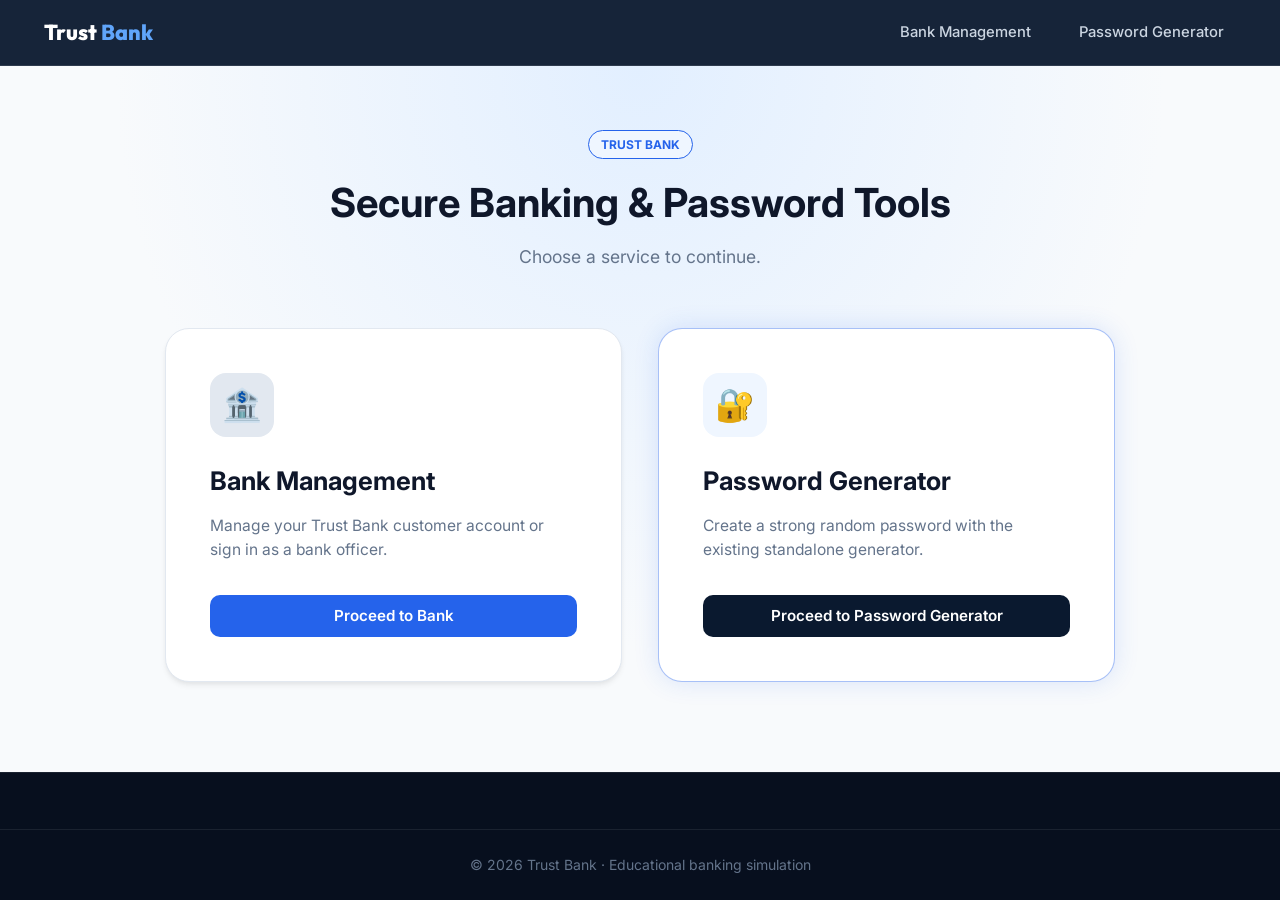
<file: frontend/index.html>
<!DOCTYPE html>
<html lang="en">
<head>
    <meta charset="UTF-8">
    <meta name="viewport" content="width=device-width, initial-scale=1.0">
    <title>Trust Bank | Secure Banking & Password Tools</title>
    
    <!-- Google Fonts -->
    <link rel="preconnect" href="https://fonts.googleapis.com">
    <link rel="preconnect" href="https://fonts.gstatic.com" crossorigin>
    <link href="https://fonts.googleapis.com/css2?family=Inter:wght@300;400;500;600;700;800&family=Outfit:wght@500;600;700;800&display=swap" rel="stylesheet">
    
    <!-- CSS Stylesheet -->
    <link rel="stylesheet" href="style.css">
</head>
<body>
    <header class="navbar-header">
        <div class="nav-container">
            <a href="index.html" class="brand-logo"><span class="brand-name">Trust <span class="brand-highlight">Bank</span></span></a>
            <nav class="nav-menu" aria-label="Primary navigation">
                <a href="bank-entry.html" class="nav-link">Bank Management</a>
                <a href="password.html" class="nav-link">Password Generator</a>
            </nav>
        </div>
    </header>

    <main class="main-body home-hero feature-home">
        <div class="container">
            <div class="hero-header text-center">
                <span class="badge badge-primary-outline">TRUST BANK</span>
                <h1 class="page-title">Secure Banking &amp; Password Tools</h1>
                <p class="page-subtitle">Choose a service to continue.</p>
            </div>
            <div class="services-grid">
                <article class="service-card">
                    <div class="card-icon-header icon-navy" aria-hidden="true"><span class="large-emoji">🏦</span></div>
                    <h2 class="card-title">Bank Management</h2>
                    <p class="card-description">Manage your Trust Bank customer account or sign in as a bank officer.</p>
                    <a class="btn btn-primary btn-block" href="bank-entry.html">Proceed to Bank</a>
                </article>
                <article class="service-card card-highlight">
                    <div class="card-icon-header icon-blue" aria-hidden="true"><span class="large-emoji">🔐</span></div>
                    <h2 class="card-title">Password Generator</h2>
                    <p class="card-description">Create a strong random password with the existing standalone generator.</p>
                    <a class="btn btn-secondary btn-block" href="password.html">Proceed to Password Generator</a>
                </article>
            </div>
        </div>
    </main>
    <footer class="footer"><div class="footer-bottom text-center"><p>&copy; 2026 Trust Bank · Educational banking simulation</p></div></footer>
</body>
</html>
</file>
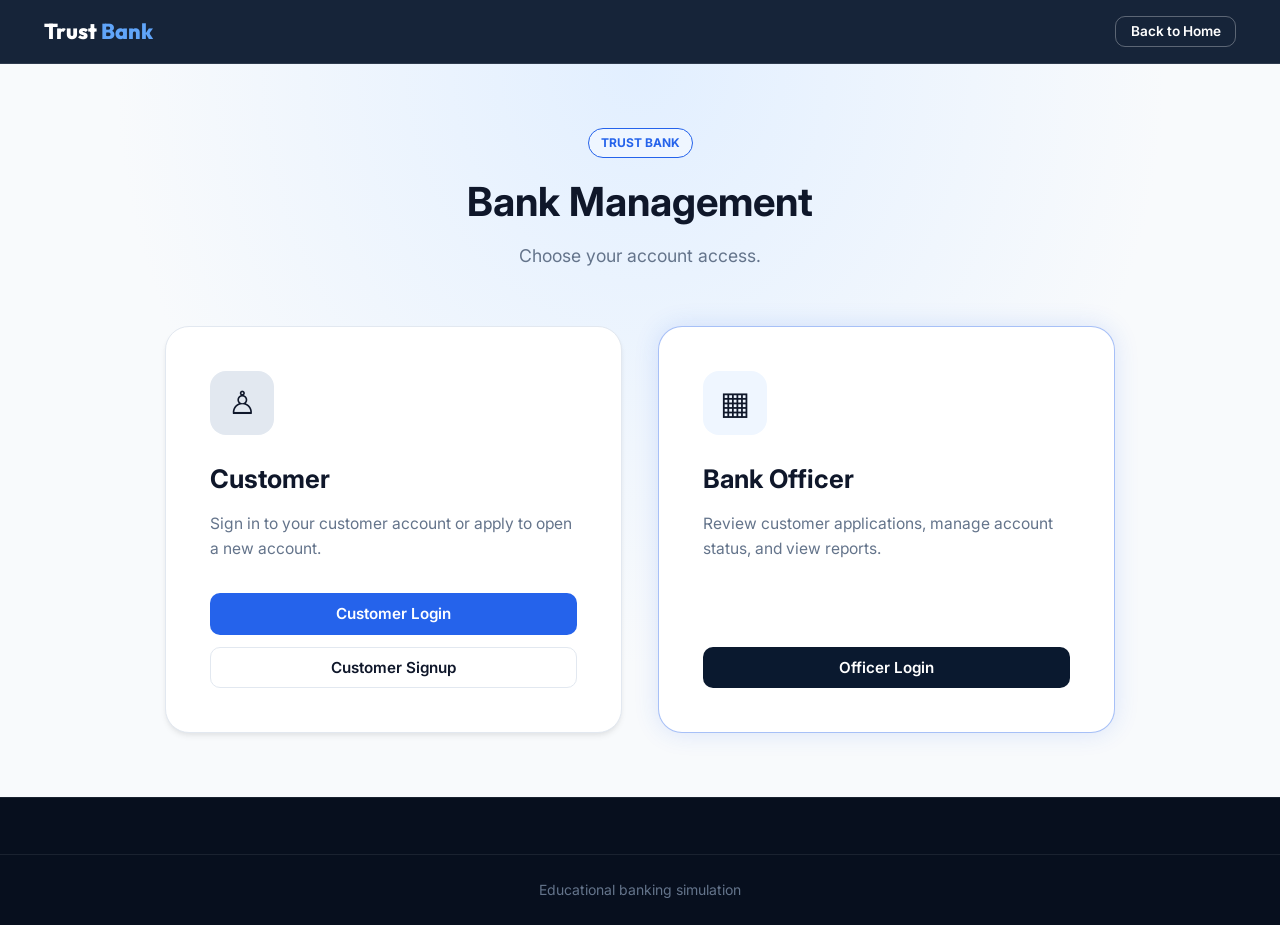
<file: frontend/bank-entry.html>
<!DOCTYPE html>
<html lang="en">
<head>
    <meta charset="UTF-8">
    <meta name="viewport" content="width=device-width, initial-scale=1.0">
    <title>Trust Bank | Bank Management</title>
    <link rel="preconnect" href="https://fonts.googleapis.com">
    <link rel="preconnect" href="https://fonts.gstatic.com" crossorigin>
    <link href="https://fonts.googleapis.com/css2?family=Inter:wght@300;400;500;600;700;800&family=Outfit:wght@500;600;700;800&display=swap" rel="stylesheet">
    <link rel="stylesheet" href="style.css">
</head>
<body>
    <header class="navbar-header"><div class="nav-container">
        <a href="index.html" class="brand-logo"><span class="brand-name">Trust <span class="brand-highlight">Bank</span></span></a>
        <a href="index.html" class="btn btn-outline-light btn-sm">Back to Home</a>
    </div></header>
    <main class="main-body home-hero feature-home">
        <div class="container">
            <div class="hero-header text-center">
                <span class="badge badge-primary-outline">Trust Bank</span>
                <h1 class="page-title">Bank Management</h1>
                <p class="page-subtitle">Choose your account access.</p>
            </div>
            <div class="services-grid">
                <section class="service-card">
                    <div class="card-icon-header icon-navy" aria-hidden="true"><span class="large-emoji">♙</span></div>
                    <h2 class="card-title">Customer</h2>
                    <p class="card-description">Sign in to your customer account or apply to open a new account.</p>
                    <div class="entry-actions">
                        <a class="btn btn-primary btn-block" href="customer-auth.html">Customer Login</a>
                        <a class="btn btn-outline btn-block" href="customer-auth.html?action=signup">Customer Signup</a>
                    </div>
                </section>
                <section class="service-card card-highlight">
                    <div class="card-icon-header icon-blue" aria-hidden="true"><span class="large-emoji">▦</span></div>
                    <h2 class="card-title">Bank Officer</h2>
                    <p class="card-description">Review customer applications, manage account status, and view reports.</p>
                    <a class="btn btn-secondary btn-block" href="officer-login.html">Officer Login</a>
                </section>
            </div>
        </div>
    </main>
    <footer class="footer"><div class="footer-bottom text-center"><p>Educational banking simulation</p></div></footer>
</body>
</html>
</file>
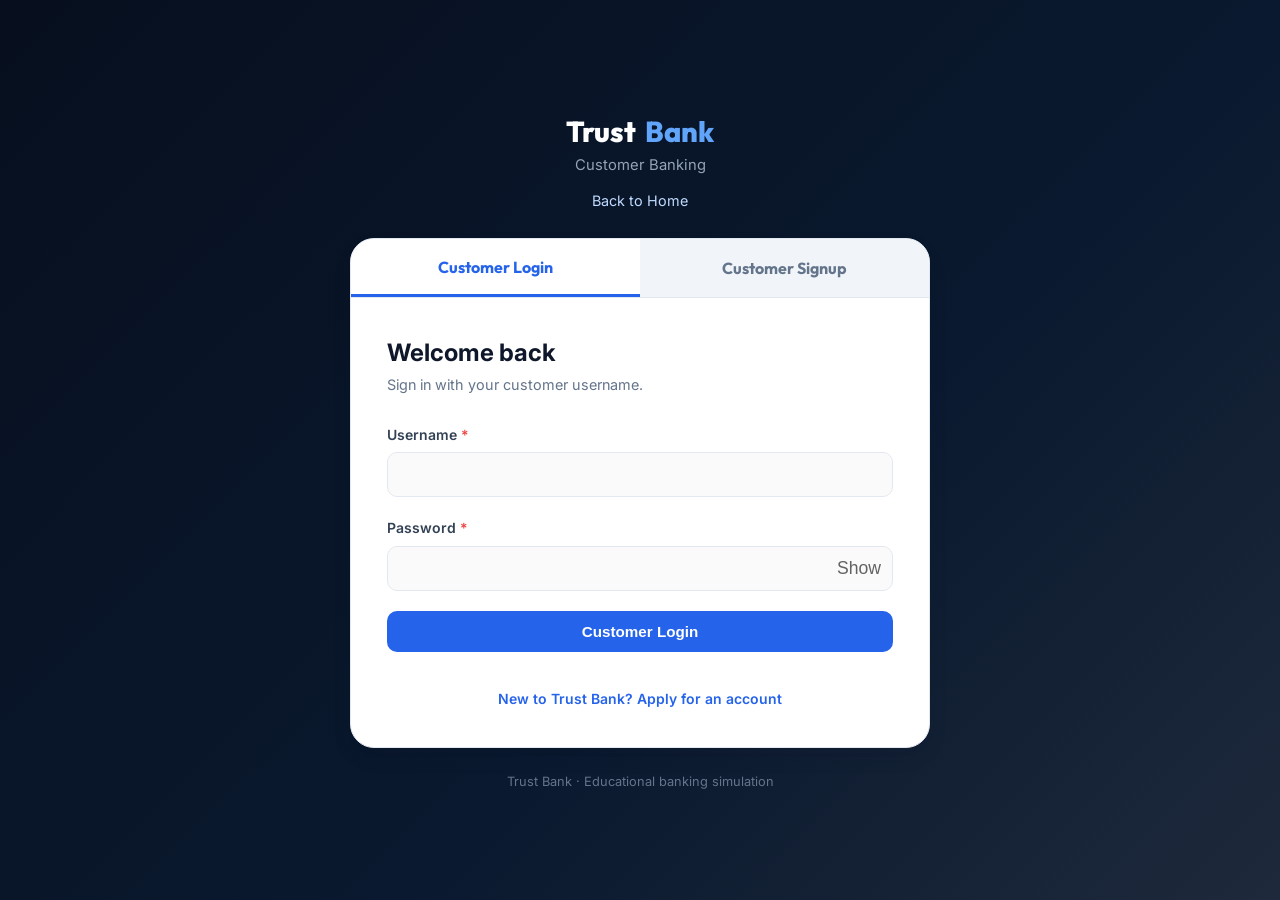
<file: frontend/bank.html>
<!DOCTYPE html>
<html lang="en">
<head>
    <meta charset="UTF-8">
    <meta name="viewport" content="width=device-width, initial-scale=1.0">
    <title>Trust Bank | Customer Bank Dashboard</title>
    
    <!-- Google Fonts -->
    <link rel="preconnect" href="https://fonts.googleapis.com">
    <link rel="preconnect" href="https://fonts.gstatic.com" crossorigin>
    <link href="https://fonts.googleapis.com/css2?family=Inter:wght@300;400;500;600;700;800&family=Outfit:wght@500;600;700;800&display=swap" rel="stylesheet">
    
    <!-- CSS Stylesheet -->
    <link rel="stylesheet" href="style.css">
</head>
<body>

    <!-- Dynamic Toast Notification Container -->
    <div id="toast-container" class="toast-container" aria-live="polite"></div>

    <!-- Protected Navbar Header -->
    <header class="navbar-header">
        <div class="nav-container">
            <a href="index.html" class="brand-logo">
                <svg class="brand-icon" viewBox="0 0 24 24" fill="none" stroke="currentColor" stroke-width="2.2">
                    <path d="M12 22s8-4 8-10V5l-8-3-8 3v7c0 6 8 10 8 10z"></path>
                    <path d="m9 12 2 2 4-4"></path>
                </svg>
                <span class="brand-name">Trust <span class="brand-highlight">Bank</span></span>
            </a>

            <nav class="nav-menu">
                <a href="index.html" class="nav-link">Home</a>
                <a href="bank-entry.html" class="nav-link active">Bank Management</a>
                <a href="password.html" class="nav-link">Password Generator</a>
            </nav>

            <div class="nav-actions">
                <span class="user-greeting" id="nav-user-greeting">Welcome, Customer</span>
                <button class="btn btn-danger btn-sm" onclick="handleLogout()">Logout</button>
            </div>
        </div>
    </header>

    <!-- Main Content -->
    <main class="main-body">
        <div class="container section-padding">
            
            <!-- Dashboard Top Welcome Banner -->
            <div class="dashboard-banner">
                <div class="welcome-text">
                    <h1 id="dash-welcome">Welcome, Customer Name</h1>
                    <p>Trust Bank Customer Dashboard · Status: <span class="account-status-badge" id="dash-status">Loading</span></p>
                </div>
                <div class="dash-quick-buttons">
                    <a href="index.html" class="btn btn-outline-light btn-sm">Back to Home</a>
                    <button class="btn btn-danger-light btn-sm" onclick="handleLogout()">Logout</button>
                </div>
            </div>

            <div id="account-status-notice" class="status-notice hidden" role="status"></div>

            <!-- Account Details Grid -->
            <div class="dashboard-grid">
                <!-- Account Information Card -->
                <div class="dash-card card-primary">
                    <div class="dash-card-header">
                        <h3>Account Overview</h3>
                        <span class="account-type-badge" id="dash-account-type">Savings</span>
                    </div>

                    <div class="balance-display">
                        <span class="balance-label">Current Balance</span>
                        <div class="balance-amount" id="dash-balance">₹10,000.00</div>
                    </div>

                    <div class="dash-details">
                        <div class="detail-row">
                            <span class="detail-label">Account Number</span>
                            <span class="detail-value font-mono" id="dash-account-number">AC1000000000</span>
                        </div>
                        <div class="detail-row">
                            <span class="detail-label">Account Status</span>
                            <span class="detail-value" id="dash-status-detail">-</span>
                        </div>
                        <div class="detail-row">
                            <span class="detail-label">Currency</span>
                            <span class="detail-value">INR (₹) / USD ($)</span>
                        </div>
                    </div>
                </div>

                <!-- Customer Information Card -->
                <div class="dash-card">
                    <div class="dash-card-header">
                        <h3>Customer Information</h3>
                        <button class="btn btn-link btn-sm" onclick="showUpdateModal()">Edit Profile</button>
                    </div>

                    <div class="info-list">
                        <div class="info-item">
                            <span class="info-label">Full Name</span>
                            <span class="info-val" id="dash-fullname">-</span>
                        </div>
                        <div class="info-item">
                            <span class="info-label">Username</span>
                            <span class="info-val" id="dash-username">-</span>
                        </div>
                        <div class="info-item">
                            <span class="info-label">Email Address</span>
                            <span class="info-val" id="dash-email">-</span>
                        </div>
                        <div class="info-item">
                            <span class="info-label">Phone Number</span>
                            <span class="info-val" id="dash-phone">-</span>
                        </div>
                        <div class="info-item">
                            <span class="info-label">Date of Birth</span>
                            <span class="info-val" id="dash-dob">-</span>
                        </div>
                        <div class="info-item">
                            <span class="info-label">Residential Address</span>
                            <span class="info-val" id="dash-address">-</span>
                        </div>
                        <div class="info-item">
                            <span class="info-label">Member Since</span>
                            <span class="info-val" id="dash-created-at">-</span>
                        </div>
                    </div>
                </div>
            </div>

            <!-- Quick Action Toolbar -->
            <div class="quick-actions-bar">
                <h3>Account Actions</h3>
                <div class="actions-group">
                    <button class="btn btn-primary" onclick="showUpdateModal()">
                        ✏️ Update Profile
                    </button>
                    <button class="btn btn-secondary" onclick="showPasswordModal()">Change Password</button>
                    <a href="password.html" class="btn btn-secondary">
                        🔐 Password Generator
                    </a>
                    <a href="index.html" class="btn btn-outline">
                        Back to Home
                    </a>
                    <button class="btn btn-danger-outline" onclick="showDeleteConfirmationModal()">
                        🗑️ Delete Account
                    </button>
                    <button class="btn btn-danger" onclick="handleLogout()">
                        🚪 Logout
                    </button>
                </div>
            </div>

            <section class="transaction-workspace" aria-label="Banking operations">
                <article class="dash-card transaction-form-card">
                    <h3>Deposit</h3>
                    <form id="deposit-form" class="form-stack" onsubmit="submitBankTransaction(event, 'deposit')">
                        <div class="form-group"><label for="deposit-amount">Amount</label><input id="deposit-amount" type="number" min="0.01" step="0.01" required></div>
                        <div class="form-group"><label for="deposit-description">Description</label><input id="deposit-description" maxlength="500"></div>
                        <button class="btn btn-primary" type="submit">Deposit</button>
                    </form>
                </article>
                <article class="dash-card transaction-form-card">
                    <h3>Withdraw</h3>
                    <form id="withdraw-form" class="form-stack" onsubmit="submitBankTransaction(event, 'withdraw')">
                        <div class="form-group"><label for="withdraw-amount">Amount</label><input id="withdraw-amount" type="number" min="0.01" step="0.01" required></div>
                        <div class="form-group"><label for="withdraw-description">Description</label><input id="withdraw-description" maxlength="500"></div>
                        <button class="btn btn-primary" type="submit">Withdraw</button>
                    </form>
                </article>
                <article class="dash-card transaction-form-card">
                    <h3>Transfer Money</h3>
                    <form id="transfer-form" class="form-stack" onsubmit="submitBankTransaction(event, 'transfer')">
                        <div class="form-group"><label for="transfer-recipient">Recipient Account Number</label><input id="transfer-recipient" required maxlength="100"></div>
                        <div class="form-group"><label for="transfer-amount">Amount</label><input id="transfer-amount" type="number" min="0.01" step="0.01" required></div>
                        <div class="form-group"><label for="transfer-description">Description</label><input id="transfer-description" maxlength="500"></div>
                        <button class="btn btn-primary" type="submit">Transfer</button>
                    </form>
                </article>
            </section>

            <section class="dash-card transaction-history" aria-labelledby="transaction-history-title">
                <div class="dash-card-header history-heading">
                    <h3 id="transaction-history-title">Transaction History</h3>
                    <label class="history-filter">Type
                        <select id="transaction-filter" onchange="loadCustomerTransactions()">
                            <option value="">All transactions</option>
                            <option value="DEPOSIT">Deposits</option>
                            <option value="WITHDRAWAL">Withdrawals</option>
                            <option value="TRANSFER">Transfers</option>
                        </select>
                    </label>
                </div>
                <div class="table-scroll"><table class="data-table"><thead><tr><th>ID</th><th>Type</th><th>Amount</th><th>Before</th><th>After</th><th>Sender</th><th>Recipient</th><th>Description</th><th>Date</th><th>Status</th></tr></thead><tbody id="customer-transactions"><tr><td colspan="10">Loading transactions…</td></tr></tbody></table></div>
            </section>

            <!-- Update Profile Modal -->
            <div id="update-modal" class="modal-backdrop hidden">
                <div class="modal-card">
                    <div class="modal-header">
                        <h3>Update Customer Profile</h3>
                        <button class="modal-close-btn" onclick="hideUpdateModal()">&times;</button>
                    </div>
                    <p class="modal-subtitle">You can update your contact information. Account Number, Balance, Username, and Password Hash cannot be modified.</p>
                    
                    <form id="update-profile-form" onsubmit="handleProfileUpdateSubmit(event)" class="form-grid">
                        <div class="form-group span-2">
                            <label for="update-fullname">Full Name <span class="required">*</span></label>
                            <input type="text" id="update-fullname" required>
                        </div>

                        <div class="form-group">
                            <label for="update-email">Email Address <span class="required">*</span></label>
                            <input type="email" id="update-email" required>
                        </div>

                        <div class="form-group">
                            <label for="update-phone">Phone Number <span class="required">*</span></label>
                            <input type="tel" id="update-phone" required>
                        </div>

                        <div class="form-group span-2">
                            <label for="update-address">Residential Address <span class="required">*</span></label>
                            <input type="text" id="update-address" required>
                        </div>

                        <div class="form-actions span-2">
                            <button type="submit" class="btn btn-primary">Save Changes</button>
                            <button type="button" class="btn btn-secondary" onclick="hideUpdateModal()">Cancel</button>
                        </div>
                    </form>
                </div>
            </div>

            <!-- Delete Account Confirmation Modal -->
            <div id="delete-modal" class="modal-backdrop hidden">
                <div class="modal-card modal-danger-card">
                    <div class="modal-header">
                        <h3 class="text-danger">Confirm Account Deletion</h3>
                        <button class="modal-close-btn" onclick="hideDeleteConfirmationModal()">&times;</button>
                    </div>
                    <p class="modal-body-text">
                        Are you sure you want to delete your bank account?
                        <br><br>
                        <strong>This action cannot be undone.</strong> Your customer profile, balance history, and account records will be permanently removed from MySQL.
                    </p>

                    <div class="modal-actions">
                        <button class="btn btn-secondary" onclick="hideDeleteConfirmationModal()">Cancel</button>
                        <button class="btn btn-danger" onclick="confirmDeleteAccount()">Delete Account</button>
                    </div>
                </div>
            </div>

            <div id="password-modal" class="modal-backdrop hidden">
                <div class="modal-card">
                    <div class="modal-header"><h3>Change Password</h3><button class="modal-close-btn" type="button" onclick="hidePasswordModal()">&times;</button></div>
                    <form id="change-password-form" onsubmit="handlePasswordChange(event)" class="form-stack">
                        <div class="form-group"><label for="current-password">Current Password</label><input type="password" id="current-password" autocomplete="current-password" required></div>
                        <div class="form-group"><label for="new-password">New Password</label><input type="password" id="new-password" autocomplete="new-password" minlength="8" required></div>
                        <div class="form-group"><label for="confirm-new-password">Confirm New Password</label><input type="password" id="confirm-new-password" autocomplete="new-password" minlength="8" required></div>
                        <div class="form-actions"><button class="btn btn-primary" type="submit">Save Password</button><button class="btn btn-secondary" type="button" onclick="hidePasswordModal()">Cancel</button></div>
                    </form>
                </div>
            </div>

        </div>
    </main>

    <!-- Footer -->
    <footer class="footer">
        <div class="container footer-bottom text-center">
            <p>&copy; 2026 Trust Bank Management System. Java 21 + Spring Data JPA + MySQL 8.</p>
        </div>
    </footer>

    <!-- Scripts -->
    <script src="script.js"></script>
    <script src="bank.js"></script>
</body>
</html>
</file>
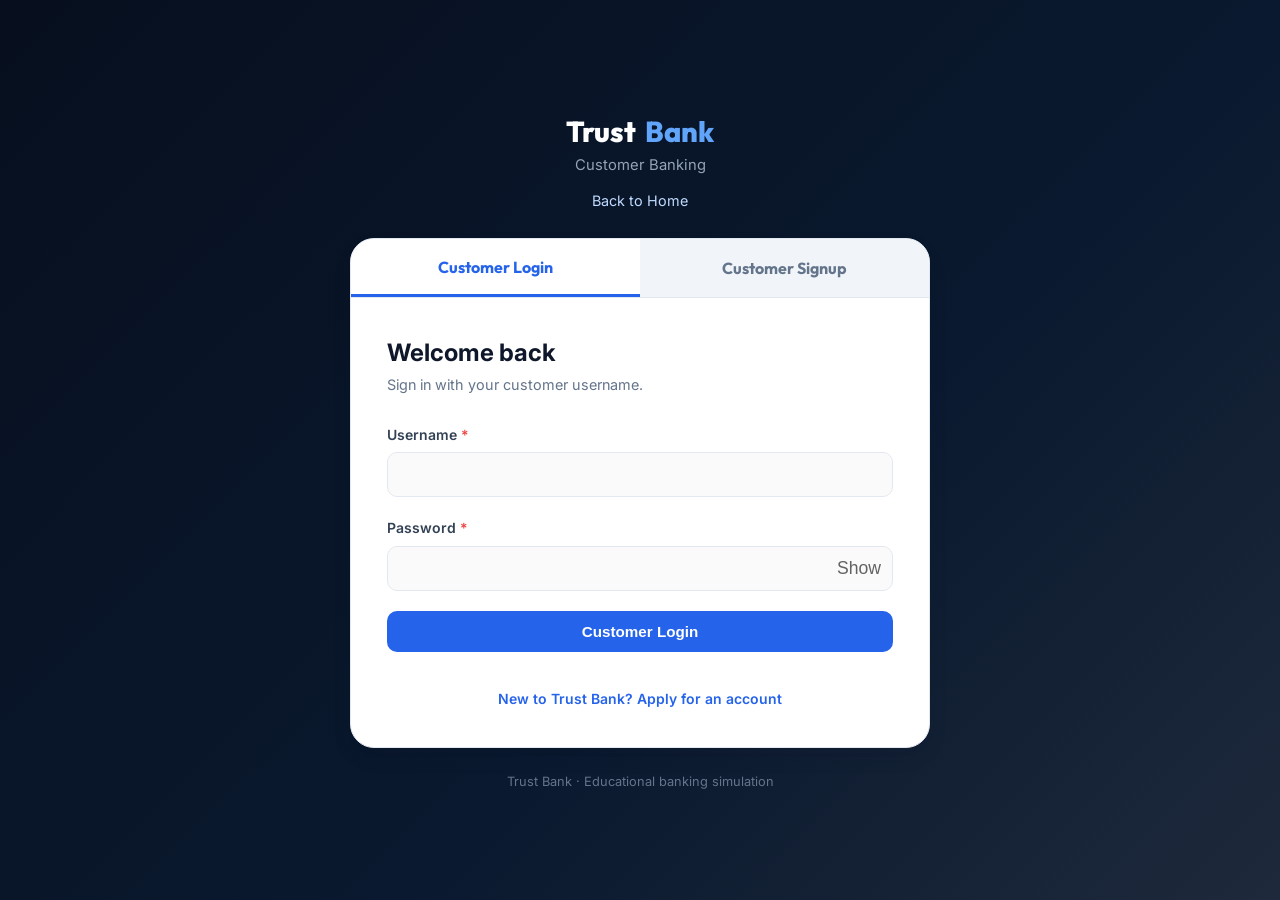
<file: frontend/customer-auth.html>
<!DOCTYPE html>
<html lang="en">
<head>
    <meta charset="UTF-8">
    <meta name="viewport" content="width=device-width, initial-scale=1.0">
    <title>Trust Bank | Customer Access</title>
    <link rel="preconnect" href="https://fonts.googleapis.com">
    <link rel="preconnect" href="https://fonts.gstatic.com" crossorigin>
    <link href="https://fonts.googleapis.com/css2?family=Inter:wght@300;400;500;600;700;800&family=Outfit:wght@500;600;700;800&display=swap" rel="stylesheet">
    <link rel="stylesheet" href="style.css">
</head>
<body class="auth-page">
    <div id="toast-container" class="toast-container" aria-live="polite"></div>
    <main class="auth-container">
        <div class="auth-brand">
            <a href="index.html" class="brand-logo auth-home-link">Trust <span class="brand-highlight">Bank</span></a>
            <p>Customer Banking</p>
            <a href="index.html" class="auth-back-link">Back to Home</a>
        </div>
        <div class="auth-card">
            <div class="auth-tabs">
                <button class="tab-btn active" id="tab-login" type="button" onclick="switchAuthTab('login')">Customer Login</button>
                <button class="tab-btn" id="tab-signup" type="button" onclick="switchAuthTab('signup')">Customer Signup</button>
            </div>
            <section id="form-login-container" class="auth-form-wrapper">
                <div class="form-header"><h1>Welcome back</h1><p>Sign in with your customer username.</p></div>
                <div id="login-status-note" class="status-notice hidden" role="status"></div>
                <form id="login-form" onsubmit="handleLogin(event)" class="form-stack">
                    <div class="form-group"><label for="login-username">Username <span class="required">*</span></label><input id="login-username" name="username" autocomplete="username" required></div>
                    <div class="form-group"><label for="login-password">Password <span class="required">*</span></label><div class="input-password-wrapper"><input type="password" id="login-password" autocomplete="current-password" required><button type="button" class="btn-toggle-pass" aria-label="Show password" onclick="togglePasswordVisibility('login-password')">Show</button></div></div>
                    <button type="submit" class="btn btn-primary btn-block" id="btn-login-submit">Customer Login</button>
                    <p class="form-links"><a href="javascript:void(0)" onclick="switchAuthTab('signup')">New to Trust Bank? Apply for an account</a></p>
                </form>
            </section>
            <section id="form-signup-container" class="auth-form-wrapper hidden">
                <div class="form-header"><h2>Open a customer account</h2><p>Applications start pending and need officer approval.</p></div>
                <div id="signup-success-note" class="status-notice hidden" role="status">Your account is pending bank officer approval.</div>
                <form id="signup-form" onsubmit="handleSignup(event)" class="form-grid">
                    <div class="form-group span-2"><label for="signup-fullname">Full Name <span class="required">*</span></label><input id="signup-fullname" maxlength="255" required></div>
                    <div class="form-group"><label for="signup-email">Email <span class="required">*</span></label><input type="email" id="signup-email" autocomplete="email" required></div>
                    <div class="form-group"><label for="signup-phone">Phone Number <span class="required">*</span></label><input type="tel" id="signup-phone" autocomplete="tel" required></div>
                    <div class="form-group"><label for="signup-dob">Date of Birth <span class="required">*</span></label><input type="date" id="signup-dob" required></div>
                    <div class="form-group"><label for="signup-account-type">Account Type</label><select id="signup-account-type"><option value="Savings">Savings</option><option value="Current">Current</option></select></div>
                    <div class="form-group span-2"><label for="signup-address">Address <span class="required">*</span></label><input id="signup-address" autocomplete="street-address" required></div>
                    <div class="form-group span-2"><label for="signup-username">Username <span class="required">*</span></label><input id="signup-username" minlength="3" maxlength="30" autocomplete="username" required></div>
                    <div class="form-group"><label for="signup-password">Password <span class="required">*</span></label><div class="input-password-wrapper"><input type="password" id="signup-password" minlength="8" autocomplete="new-password" required><button type="button" class="btn-toggle-pass" aria-label="Show password" onclick="togglePasswordVisibility('signup-password')">Show</button></div></div>
                    <div class="form-group"><label for="signup-confirm-password">Confirm Password <span class="required">*</span></label><div class="input-password-wrapper"><input type="password" id="signup-confirm-password" minlength="8" autocomplete="new-password" required><button type="button" class="btn-toggle-pass" aria-label="Show password" onclick="togglePasswordVisibility('signup-confirm-password')">Show</button></div></div>
                    <div class="form-actions span-2">
                        <button type="submit" class="btn btn-primary" id="btn-signup-submit">Submit Application</button>
                        <button type="button" class="btn btn-secondary" onclick="openPasswordGenerator()">Generate Strong Password</button>
                    </div>
                    <p class="form-links span-2"><a href="javascript:void(0)" onclick="switchAuthTab('login')">Already have an account? Sign in</a></p>
                </form>
            </section>
        </div>
        <p class="auth-footer">Trust Bank · Educational banking simulation</p>
    </main>
    <script src="script.js"></script>
</body>
</html>
</file>
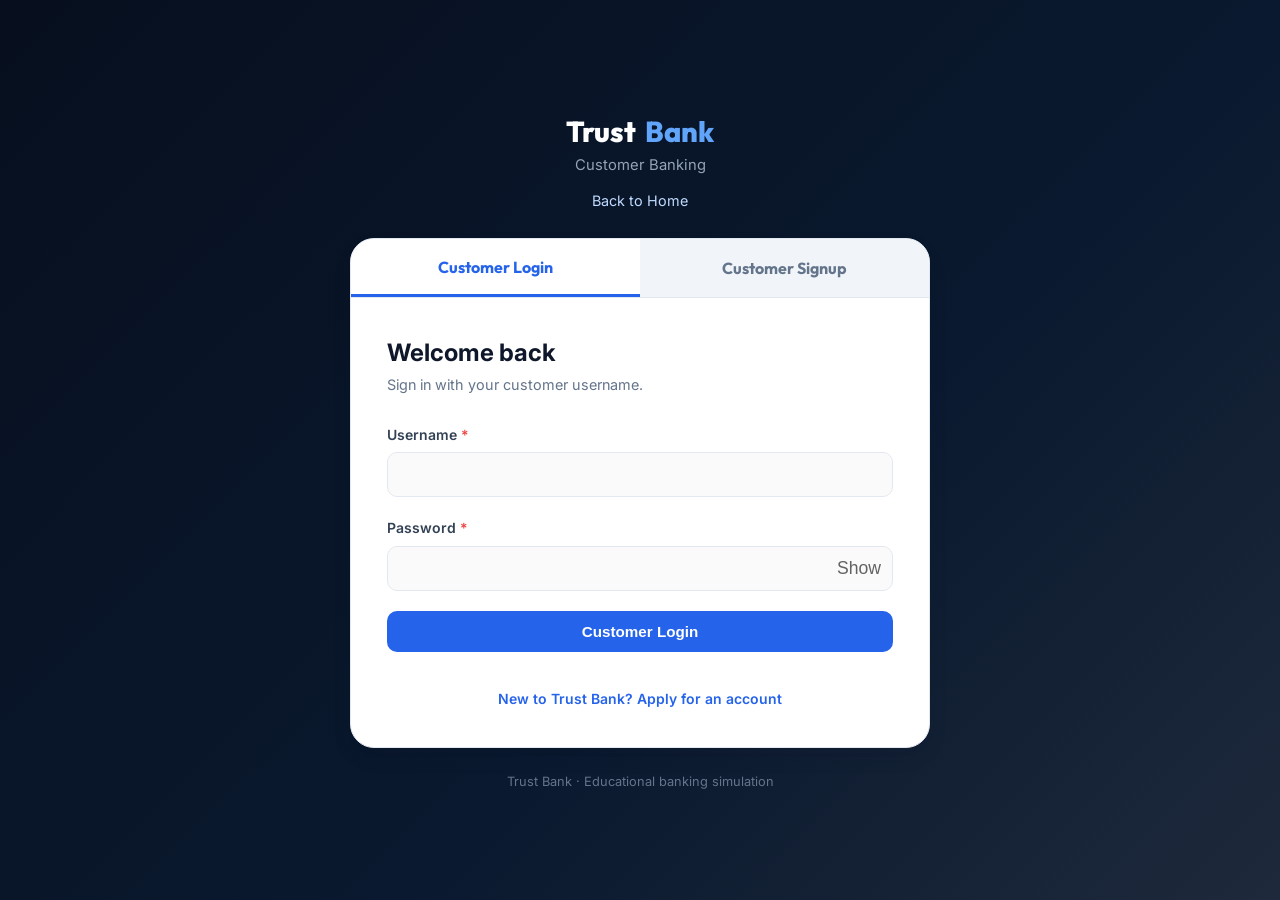
<file: frontend/home.html>
<!DOCTYPE html>
<html lang="en">
<head>
    <meta charset="UTF-8">
    <meta name="viewport" content="width=device-width, initial-scale=1.0">
    <title>Trust Bank | Service Dashboard</title>
    
    <!-- Google Fonts -->
    <link rel="preconnect" href="https://fonts.googleapis.com">
    <link rel="preconnect" href="https://fonts.gstatic.com" crossorigin>
    <link href="https://fonts.googleapis.com/css2?family=Inter:wght@300;400;500;600;700;800&family=Outfit:wght@500;600;700;800&display=swap" rel="stylesheet">
    
    <!-- CSS Stylesheet -->
    <link rel="stylesheet" href="style.css">
</head>
<body>

    <!-- Dynamic Toast Notification Container -->
    <div id="toast-container" class="toast-container" aria-live="polite"></div>

    <!-- Protected Header -->
    <header class="navbar-header">
        <div class="nav-container">
            <a href="index.html" class="brand-logo">
                <svg class="brand-icon" viewBox="0 0 24 24" fill="none" stroke="currentColor" stroke-width="2.2">
                    <path d="M12 22s8-4 8-10V5l-8-3-8 3v7c0 6 8 10 8 10z"></path>
                    <path d="m9 12 2 2 4-4"></path>
                </svg>
                <span class="brand-name">Trust <span class="brand-highlight">Bank</span></span>
            </a>

            <nav class="nav-menu">
                <a href="index.html" class="nav-link active">Home</a>
                <a href="bank-entry.html" class="nav-link">Bank Management</a>
                <a href="password.html" class="nav-link">Password Generator</a>
            </nav>

            <div class="nav-actions">
                <span class="user-greeting" id="nav-user-greeting">Welcome, Customer</span>
                <button class="btn btn-danger btn-sm" onclick="handleLogout()">Logout</button>
            </div>
        </div>
    </header>

    <!-- Main Content -->
    <main class="main-body">
        <section class="home-hero">
            <div class="container">
                <div class="hero-header text-center">
                    <span class="badge badge-primary-outline">Authenticated Portal</span>
                    <h1 class="page-title">Choose a Service</h1>
                    <p class="page-subtitle">Select an enterprise module below to proceed with your session.</p>
                </div>

                <!-- Two Major Service Cards -->
                <div class="services-grid">
                    <!-- Module 1: Bank Management Card -->
                    <div class="service-card">
                        <div class="card-icon-header icon-navy">
                            <span class="large-emoji">🏦</span>
                        </div>
                        <h2 class="card-title">Bank Management</h2>
                        <p class="card-description">
                            View your account details, real-time balance, personal profile information, update contact records, or manage account deletion.
                        </p>
                        <a href="bank-entry.html" class="btn btn-primary btn-block">
                            Open Bank &rarr;
                        </a>
                    </div>

                    <!-- Module 2: Smart Password Generator Card -->
                    <div class="service-card card-highlight">
                        <div class="card-icon-header icon-blue">
                            <span class="large-emoji">🔐</span>
                        </div>
                        <h2 class="card-title">Smart Password Generator</h2>
                        <p class="card-description">
                            Generate secure, strong, cryptographically randomized passwords instantly using client-side Web Crypto API with live strength analysis.
                        </p>
                        <a href="password.html" class="btn btn-secondary btn-block">
                            Open Password Generator &rarr;
                        </a>
                    </div>
                </div>
            </div>
        </section>
    </main>

    <!-- Footer -->
    <footer class="footer">
        <div class="container footer-container">
            <div class="footer-brand">
                <a href="index.html" class="brand-logo">
                    <svg class="brand-icon" viewBox="0 0 24 24" fill="none" stroke="currentColor" stroke-width="2">
                        <path d="M12 22s8-4 8-10V5l-8-3-8 3v7c0 6 8 10 8 10z"></path>
                    </svg>
                    <span>Trust Bank</span>
                </a>
                <p>Enterprise Bank Management & Cryptographic Security Platform.</p>
            </div>

            <div class="footer-links">
                <h4>Modules</h4>
                <a href="index.html">Home</a>
                <a href="bank-entry.html">Bank Management</a>
                <a href="password.html">Password Generator</a>
            </div>
        </div>
        <div class="footer-bottom">
            <p>&copy; 2026 Trust Bank Management System. Java 21 & Spring Boot Application.</p>
        </div>
    </footer>

    <!-- Shared Script -->
    <script src="script.js"></script>
    <script>
        // Auth Guard check for protected page
        document.addEventListener('DOMContentLoaded', () => {
            const user = checkAuthGuard();
            if (user) {
                document.getElementById('nav-user-greeting').textContent = `Welcome, ${user.fullName}`;
            }
        });
    </script>
</body>
</html>
</file>
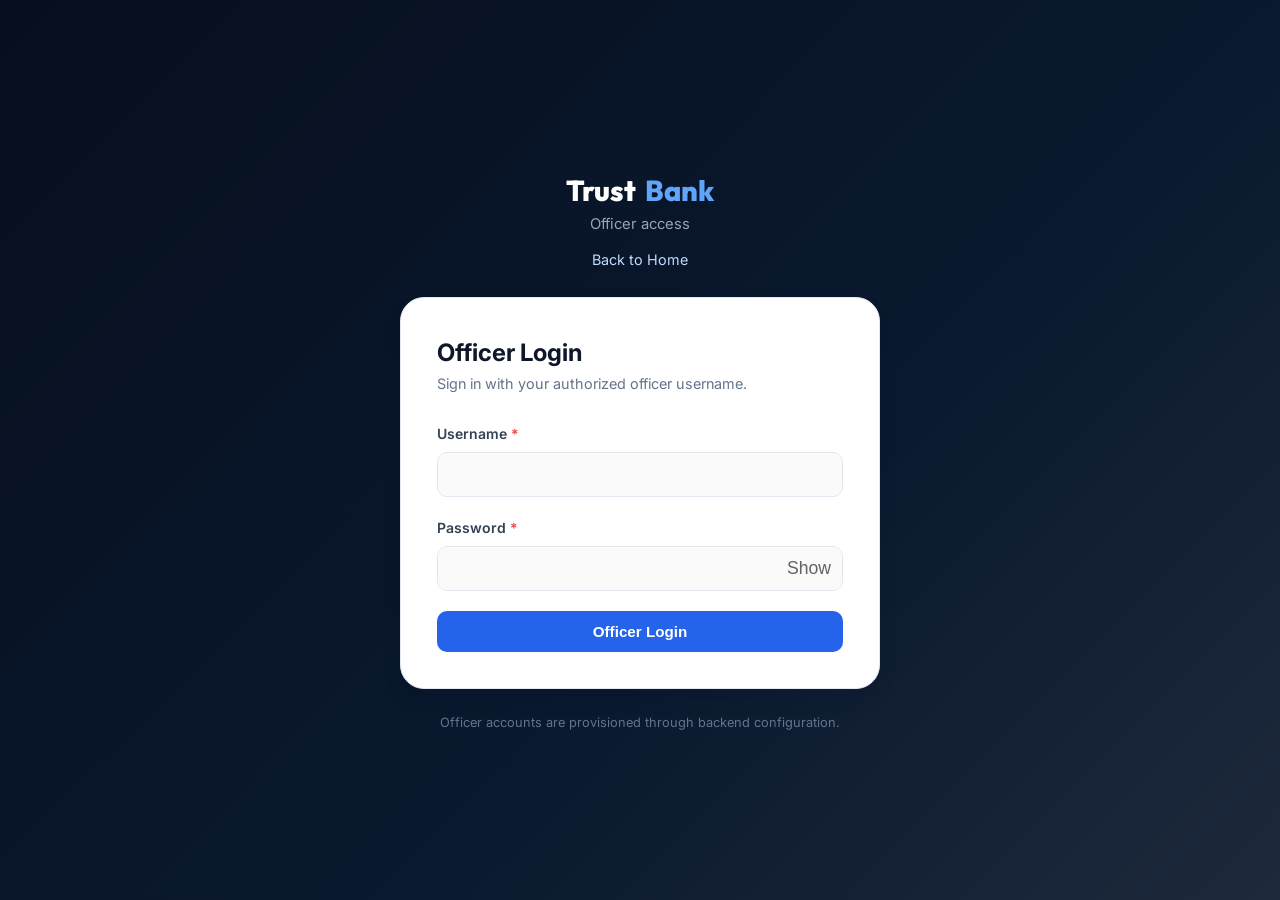
<file: frontend/officer-dashboard.html>
<!DOCTYPE html>
<html lang="en">
<head>
    <meta charset="UTF-8">
    <meta name="viewport" content="width=device-width, initial-scale=1.0">
    <title>Trust Bank | Officer Dashboard</title>
    <link rel="preconnect" href="https://fonts.googleapis.com">
    <link rel="preconnect" href="https://fonts.gstatic.com" crossorigin>
    <link href="https://fonts.googleapis.com/css2?family=Inter:wght@300;400;500;600;700;800&family=Outfit:wght@500;600;700;800&display=swap" rel="stylesheet">
    <link rel="stylesheet" href="style.css">
</head>
<body>
    <div id="toast-container" class="toast-container" aria-live="polite"></div>
    <header class="navbar-header">
        <div class="nav-container">
            <a href="index.html" class="brand-logo"><span class="brand-name">Trust <span class="brand-highlight">Bank</span></span></a>
            <nav class="nav-menu" aria-label="Officer navigation">
                <button class="nav-link officer-nav-link active" data-view="dashboard" onclick="setOfficerView('dashboard')">Dashboard</button>
                <button class="nav-link officer-nav-link" data-view="customers" onclick="setOfficerView('customers')">Customers</button>
                <button class="nav-link officer-nav-link" data-view="pending" onclick="setOfficerView('pending')">Pending Accounts</button>
                <button class="nav-link officer-nav-link" data-view="transactions" onclick="setOfficerView('transactions')">Transactions</button>
                <button class="nav-link officer-nav-link" data-view="reports" onclick="setOfficerView('reports')">Reports</button>
            </nav>
            <div class="nav-actions"><span class="user-greeting" id="officer-greeting">Officer</span><button class="btn btn-danger btn-sm" onclick="handleLogout()">Logout</button></div>
        </div>
    </header>

    <main class="container officer-main">
        <div class="dashboard-banner">
            <div class="welcome-text"><h1>Trust Bank — Officer Dashboard</h1><p>Customer applications, account status, and activity</p></div>
            <a href="index.html" class="btn btn-outline-light btn-sm">Back to Home</a>
        </div>

        <section id="view-dashboard" class="officer-view">
            <div id="officer-stats" class="officer-stats"></div>
            <article class="dash-card"><div class="dash-card-header"><h2>Review Queue</h2><button class="btn btn-link" onclick="setOfficerView('pending')">View pending accounts</button></div><div class="table-scroll"><table class="data-table"><thead><tr><th>Customer</th><th>Email</th><th>Account</th><th>Created</th><th>Actions</th></tr></thead><tbody id="dashboard-pending"><tr><td colspan="5">Loading…</td></tr></tbody></table></div></article>
        </section>

        <section id="view-customers" class="officer-view hidden">
            <h2>Customers</h2>
            <div class="officer-toolbar">
                <label class="toolbar-control">Search <input id="customer-search" type="search" placeholder="Name, email, phone, account" oninput="loadOfficerCustomers()"></label>
                <label class="toolbar-control">Status <select id="customer-status-filter" onchange="loadOfficerCustomers()"><option value="">All statuses</option><option>PENDING</option><option>ACTIVE</option><option>BLOCKED</option><option>REJECTED</option></select></label>
            </div>
            <article class="dash-card"><div class="table-scroll"><table class="data-table"><thead><tr><th>ID</th><th>Full Name</th><th>Email</th><th>Phone</th><th>Account Number</th><th>Type</th><th>Status</th><th>Balance</th><th>Created</th><th>Actions</th></tr></thead><tbody id="officer-customers"><tr><td colspan="10">Loading…</td></tr></tbody></table></div></article>
        </section>

        <section id="view-pending" class="officer-view hidden">
            <h2>Pending Accounts</h2>
            <p class="page-subtitle">Review each application before enabling account activity.</p>
            <article class="dash-card"><div class="table-scroll"><table class="data-table"><thead><tr><th>ID</th><th>Full Name</th><th>Email</th><th>Phone</th><th>Account Type</th><th>Account Number</th><th>Created</th><th>Actions</th></tr></thead><tbody id="pending-customers"><tr><td colspan="8">Loading…</td></tr></tbody></table></div></article>
        </section>

        <section id="view-transactions" class="officer-view hidden">
            <h2>Transactions</h2>
            <div class="officer-toolbar">
                <label class="toolbar-control">Type <select id="transaction-type-filter" onchange="loadOfficerTransactions()"><option value="">All types</option><option value="DEPOSIT">Deposit</option><option value="WITHDRAWAL">Withdrawal</option><option value="TRANSFER">Transfer</option></select></label>
                <label class="toolbar-control">Account <input id="transaction-account-filter" type="search" placeholder="Account number" oninput="loadOfficerTransactions()"></label>
                <label class="toolbar-control">Date <input id="transaction-date-filter" type="date" onchange="loadOfficerTransactions()"></label>
            </div>
            <article class="dash-card"><div class="table-scroll"><table class="data-table"><thead><tr><th>ID</th><th>Customer</th><th>Type / Side</th><th>Amount</th><th>Sender</th><th>Recipient</th><th>Status</th><th>Date</th></tr></thead><tbody id="officer-transactions"><tr><td colspan="8">Loading…</td></tr></tbody></table></div></article>
        </section>

        <section id="view-reports" class="officer-view hidden">
            <h2>Reports</h2>
            <article class="dash-card"><div id="officer-reports" class="report-grid"></div></article>
        </section>
    </main>

    <footer class="footer"><div class="footer-bottom text-center"><p>Trust Bank · Educational banking simulation</p></div></footer>
    <script src="script.js"></script>
    <script src="officer.js"></script>
</body>
</html>
</file>
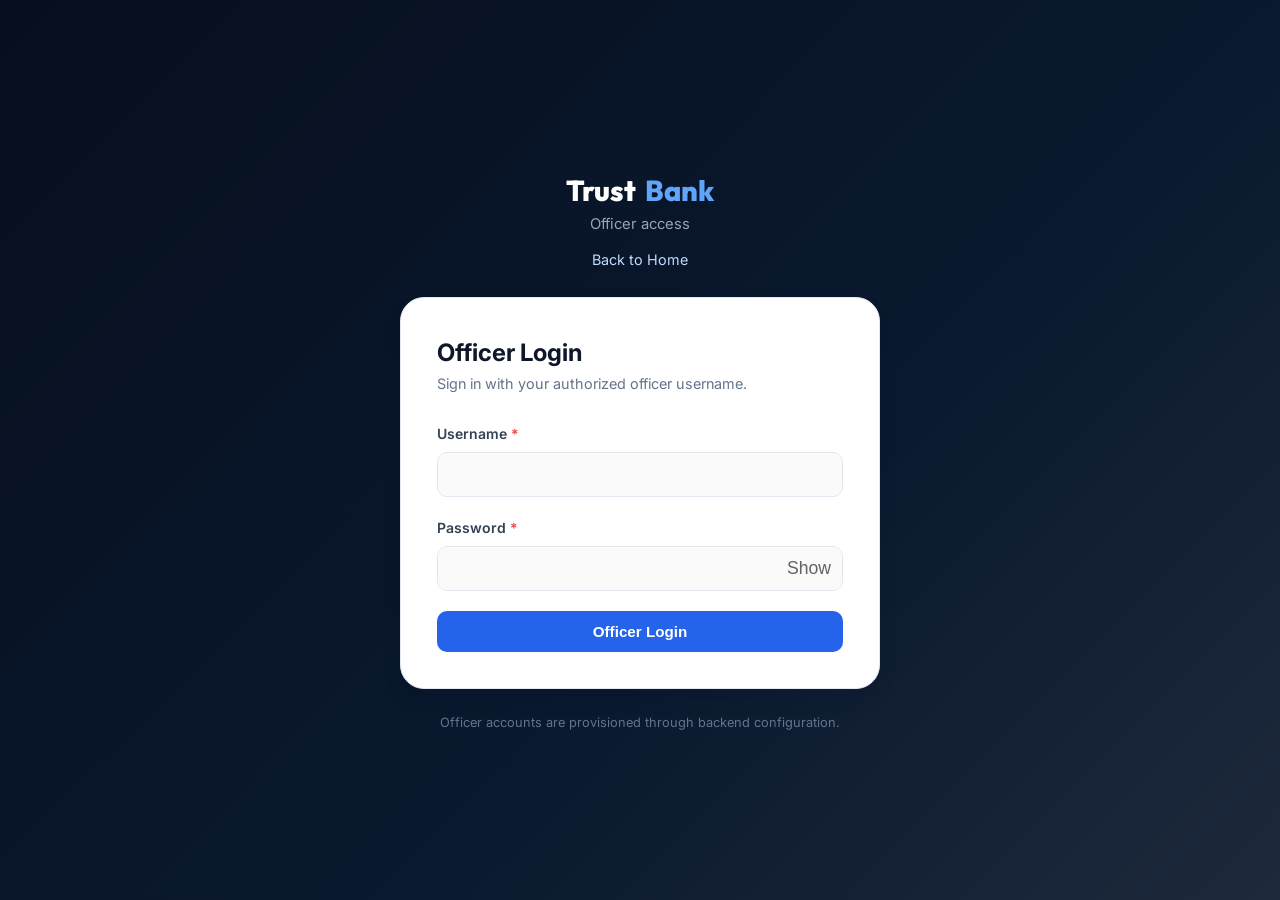
<file: frontend/officer-login.html>
<!DOCTYPE html>
<html lang="en">
<head>
    <meta charset="UTF-8">
    <meta name="viewport" content="width=device-width, initial-scale=1.0">
    <title>Trust Bank | Officer Login</title>
    <link rel="preconnect" href="https://fonts.googleapis.com">
    <link rel="preconnect" href="https://fonts.gstatic.com" crossorigin>
    <link href="https://fonts.googleapis.com/css2?family=Inter:wght@300;400;500;600;700;800&family=Outfit:wght@500;600;700;800&display=swap" rel="stylesheet">
    <link rel="stylesheet" href="style.css">
</head>
<body class="auth-page">
    <div id="toast-container" class="toast-container" aria-live="polite"></div>
    <main class="auth-container officer-auth">
        <div class="auth-brand">
            <a href="index.html" class="brand-logo auth-home-link">Trust <span class="brand-highlight">Bank</span></a>
            <p>Officer access</p>
            <a href="index.html" class="auth-back-link">Back to Home</a>
        </div>
        <section class="auth-card auth-form-wrapper">
            <div class="form-header"><h1>Officer Login</h1><p>Sign in with your authorized officer username.</p></div>
            <form id="officer-login-form" onsubmit="handleOfficerLogin(event)" class="form-stack">
                <div class="form-group"><label for="officer-username">Username <span class="required">*</span></label><input id="officer-username" autocomplete="username" required></div>
                <div class="form-group"><label for="officer-password">Password <span class="required">*</span></label><div class="input-password-wrapper"><input type="password" id="officer-password" autocomplete="current-password" required><button type="button" class="btn-toggle-pass" aria-label="Show password" onclick="togglePasswordVisibility('officer-password')">Show</button></div></div>
                <button type="submit" class="btn btn-primary btn-block" id="btn-officer-login">Officer Login</button>
            </form>
        </section>
        <p class="auth-footer">Officer accounts are provisioned through backend configuration.</p>
    </main>
    <script src="script.js"></script>
</body>
</html>
</file>
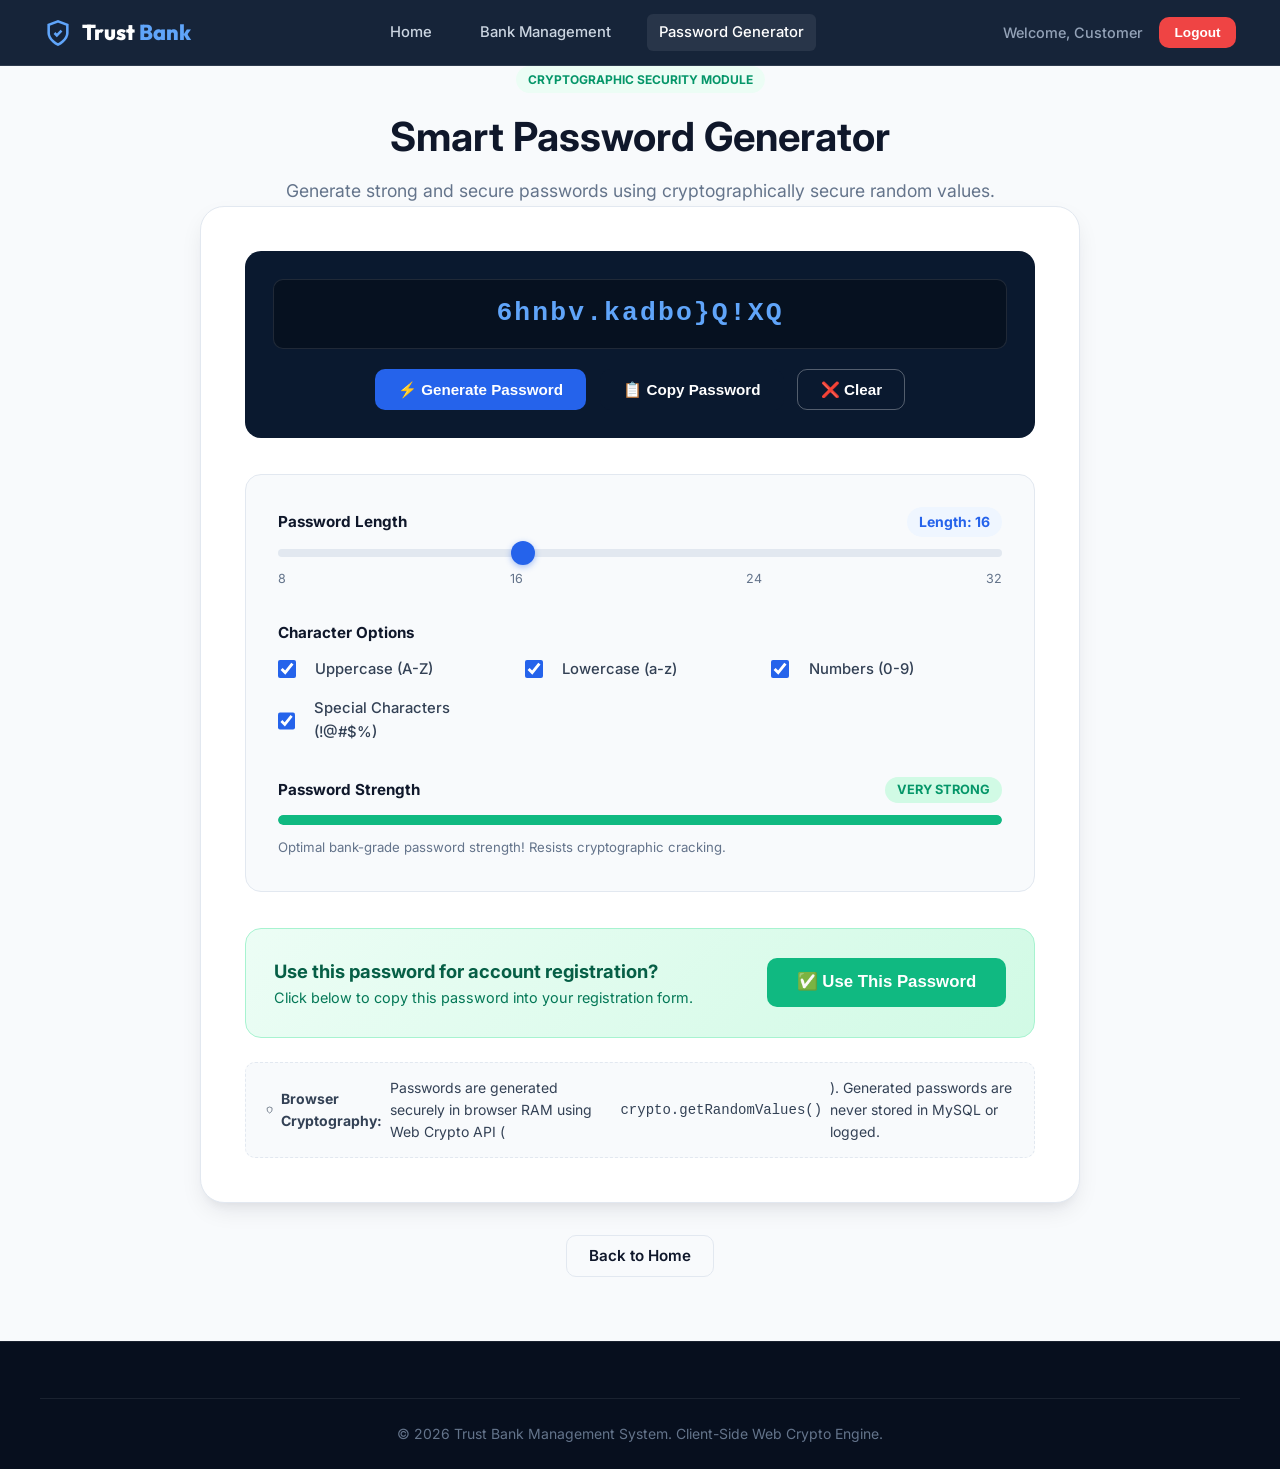
<file: frontend/password.html>
<!DOCTYPE html>
<html lang="en">
<head>
    <meta charset="UTF-8">
    <meta name="viewport" content="width=device-width, initial-scale=1.0">
    <title>Trust Bank | Smart Password Generator</title>
    
    <!-- Google Fonts -->
    <link rel="preconnect" href="https://fonts.googleapis.com">
    <link rel="preconnect" href="https://fonts.gstatic.com" crossorigin>
    <link href="https://fonts.googleapis.com/css2?family=Inter:wght@300;400;500;600;700;800&family=Outfit:wght@500;600;700;800&display=swap" rel="stylesheet">
    
    <!-- CSS Stylesheet -->
    <link rel="stylesheet" href="style.css">
</head>
<body>

    <!-- Dynamic Toast Notification Container -->
    <div id="toast-container" class="toast-container" aria-live="polite"></div>

    <!-- Header Navbar -->
    <header class="navbar-header">
        <div class="nav-container">
            <a href="index.html" class="brand-logo">
                <svg class="brand-icon" viewBox="0 0 24 24" fill="none" stroke="currentColor" stroke-width="2.2">
                    <path d="M12 22s8-4 8-10V5l-8-3-8 3v7c0 6 8 10 8 10z"></path>
                    <path d="m9 12 2 2 4-4"></path>
                </svg>
                <span class="brand-name">Trust <span class="brand-highlight">Bank</span></span>
            </a>

            <nav class="nav-menu">
                <a href="index.html" class="nav-link">Home</a>
                <a href="bank-entry.html" class="nav-link">Bank Management</a>
                <a href="password.html" class="nav-link active">Password Generator</a>
            </nav>

            <div class="nav-actions">
                <span class="user-greeting" id="nav-user-greeting">Welcome, Customer</span>
                <button class="btn btn-danger btn-sm" onclick="handleLogout()">Logout</button>
            </div>
        </div>
    </header>

    <!-- Main Content -->
    <main class="main-body">
        <section class="generator-page-section">
            <div class="container">
                <div class="section-header text-center">
                    <span class="badge badge-accent">Cryptographic Security Module</span>
                    <h1 class="page-title">Smart Password Generator</h1>
                    <p class="page-subtitle">Generate strong and secure passwords using cryptographically secure random values.</p>
                </div>

                <div class="generator-card">
                    <!-- Generated Password Display Box -->
                    <div class="password-display-wrapper">
                        <div class="password-display-box" id="password-display">
                            Click "Generate Password" Below
                        </div>

                        <div class="display-actions">
                            <button class="btn btn-primary" onclick="generatePassword()">
                                ⚡ Generate Password
                            </button>
                            <button class="btn btn-secondary" onclick="copyPasswordToClipboard()">
                                📋 Copy Password
                            </button>
                            <button class="btn btn-outline-light" onclick="clearGeneratedPassword()">
                                ❌ Clear
                            </button>
                        </div>
                    </div>

                    <!-- Generator Controls -->
                    <div class="generator-controls">
                        <!-- Password Length Slider -->
                        <div class="control-group">
                            <div class="control-header">
                                <label for="pass-length-slider">Password Length</label>
                                <span class="length-badge" id="pass-length-val">Length: 16</span>
                            </div>
                            <input type="range" id="pass-length-slider" min="8" max="32" value="16" oninput="onLengthChange(this.value)">
                            <div class="range-labels">
                                <span>8</span>
                                <span>16</span>
                                <span>24</span>
                                <span>32</span>
                            </div>
                        </div>

                        <!-- Character Options -->
                        <div class="control-group">
                            <label class="control-label">Character Options</label>
                            <div class="checkbox-grid">
                                <label class="checkbox-container">
                                    <input type="checkbox" id="chk-uppercase" checked onchange="updateGeneratorOptions()">
                                    <span class="checkmark"></span>
                                    Uppercase (A-Z)
                                </label>
                                <label class="checkbox-container">
                                    <input type="checkbox" id="chk-lowercase" checked onchange="updateGeneratorOptions()">
                                    <span class="checkmark"></span>
                                    Lowercase (a-z)
                                </label>
                                <label class="checkbox-container">
                                    <input type="checkbox" id="chk-numbers" checked onchange="updateGeneratorOptions()">
                                    <span class="checkmark"></span>
                                    Numbers (0-9)
                                </label>
                                <label class="checkbox-container">
                                    <input type="checkbox" id="chk-special" checked onchange="updateGeneratorOptions()">
                                    <span class="checkmark"></span>
                                    Special Characters (!@#$%)
                                </label>
                            </div>
                        </div>

                        <!-- Password Strength Meter -->
                        <div class="control-group strength-group">
                            <div class="strength-header">
                                <span class="control-label">Password Strength</span>
                                <span class="strength-status-badge badge-weak" id="strength-badge">Medium</span>
                            </div>
                            <div class="strength-meter-bar">
                                <div class="strength-meter-fill" id="strength-meter-fill"></div>
                            </div>
                            <small class="strength-hint" id="strength-hint">Calculated based on length and character set diversity.</small>
                        </div>
                    </div>

                    <!-- Integration Action Box -->
                    <div class="use-password-cta">
                        <div class="cta-text">
                            <h4>Use this password for account registration?</h4>
                            <p>Click below to copy this password into your registration form.</p>
                        </div>
                        <button class="btn btn-success btn-lg" onclick="usePasswordForRegistration()">
                            ✅ Use This Password
                        </button>
                    </div>

                    <div class="security-guarantee font-sm">
                        <svg width="16" height="16" viewBox="0 0 24 24" fill="none" stroke="currentColor" stroke-width="2">
                            <path d="M12 22s8-4 8-10V5l-8-3-8 3v7c0 6 8 10 8 10z"></path>
                        </svg>
                        <strong>Browser Cryptography:</strong> Passwords are generated securely in browser RAM using Web Crypto API (<code>crypto.getRandomValues()</code>). Generated passwords are never stored in MySQL or logged.
                    </div>
                </div>

                <div class="text-center margin-top-lg">
                    <a href="index.html" class="btn btn-outline">Back to Home</a>
                </div>
            </div>
        </section>
    </main>

    <!-- Footer -->
    <footer class="footer">
        <div class="container footer-bottom text-center">
            <p>&copy; 2026 Trust Bank Management System. Client-Side Web Crypto Engine.</p>
        </div>
    </footer>

    <!-- Scripts -->
    <script src="script.js"></script>
    <script src="password.js"></script>
</body>
</html>
</file>
<file: frontend/style.css>
/* ==========================================================================
   Trust Bank - Professional Multi-Page Architecture Stylesheet
   Colors: Navy, Dark Blue, Blue Accent, White, Light Gray
   ========================================================================== */

/* Design Tokens & CSS Variables */
:root {
    --color-navy: #0a192f;
    --color-navy-dark: #070f1e;
    --color-dark-blue: #1e293b;
    --color-slate: #334155;
    --color-blue-accent: #2563eb;
    --color-blue-hover: #1d4ed8;
    --color-blue-light: #eff6ff;
    --color-blue-glow: rgba(37, 99, 235, 0.25);
    
    --color-light-bg: #f8fafc;
    --color-card-bg: #ffffff;
    --color-border: #e2e8f0;
    --color-text-main: #0f172a;
    --color-text-muted: #64748b;
    --color-white: #ffffff;

    --color-success: #10b981;
    --color-success-bg: #ecfdf5;
    --color-warning: #f59e0b;
    --color-danger: #ef4444;
    --color-danger-bg: #fef2f2;

    --font-primary: 'Inter', -apple-system, BlinkMacSystemFont, "Segoe UI", Roboto, sans-serif;
    --font-heading: 'Outfit', 'Inter', sans-serif;

    --radius-sm: 6px;
    --radius-md: 10px;
    --radius-lg: 16px;
    --radius-xl: 24px;

    --shadow-sm: 0 1px 2px 0 rgba(0, 0, 0, 0.05);
    --shadow-md: 0 4px 6px -1px rgba(0, 0, 0, 0.07), 0 2px 4px -1px rgba(0, 0, 0, 0.04);
    --shadow-lg: 0 10px 25px -5px rgba(15, 23, 42, 0.1), 0 8px 10px -6px rgba(15, 23, 42, 0.05);
    --shadow-glow: 0 0 25px rgba(37, 99, 235, 0.15);

    --transition-fast: 0.18s ease;
    --transition-normal: 0.3s ease;
}

/* Reset & Global Base Styles */
* {
    margin: 0;
    padding: 0;
    box-sizing: border-box;
}

html {
    scroll-behavior: smooth;
    font-size: 16px;
}

body {
    font-family: var(--font-primary);
    background-color: var(--color-light-bg);
    color: var(--color-text-main);
    line-height: 1.6;
    min-height: 100vh;
    display: flex;
    flex-direction: column;
    -webkit-font-smoothing: antialiased;
}

.main-body {
    flex-grow: 1;
    padding-bottom: 4rem;
}

/* Utility Classes */
.hidden {
    display: none !important;
}

.container {
    max-width: 1200px;
    margin: 0 auto;
    padding: 0 1.5rem;
}

.font-mono {
    font-family: ui-monospace, SFMono-Regular, Menlo, Monaco, Consolas, monospace;
}

.font-sm {
    font-size: 0.875rem;
}

.text-center { text-align: center; }
.text-danger { color: var(--color-danger); }
.text-primary { color: var(--color-blue-accent); }
.margin-top-lg { margin-top: 2rem; }
.section-padding { padding-top: 2.5rem; padding-bottom: 2.5rem; }

/* Toast Notifications */
.toast-container {
    position: fixed;
    top: 1.5rem;
    right: 1.5rem;
    z-index: 9999;
    display: flex;
    flex-direction: column;
    gap: 0.75rem;
    pointer-events: none;
}

.toast {
    pointer-events: auto;
    min-width: 320px;
    max-width: 450px;
    padding: 1rem 1.25rem;
    border-radius: var(--radius-md);
    background: var(--color-white);
    box-shadow: var(--shadow-lg);
    display: flex;
    align-items: flex-start;
    gap: 0.75rem;
    border-left: 4px solid var(--color-blue-accent);
    animation: toastSlideIn 0.3s cubic-bezier(0.16, 1, 0.3, 1);
    font-size: 0.9375rem;
    color: var(--color-text-main);
}

.toast.toast-success { border-left-color: var(--color-success); }
.toast.toast-error { border-left-color: var(--color-danger); }
.toast.toast-warning { border-left-color: var(--color-warning); }

@keyframes toastSlideIn {
    from { opacity: 0; transform: translateX(100px); }
    to { opacity: 1; transform: translateX(0); }
}

/* Header & Navbar */
.navbar-header {
    position: sticky;
    top: 0;
    z-index: 1000;
    background-color: rgba(10, 25, 47, 0.95);
    backdrop-filter: blur(12px);
    border-bottom: 1px solid rgba(255, 255, 255, 0.1);
}

.nav-container {
    max-width: 1240px;
    margin: 0 auto;
    padding: 0.9rem 1.5rem;
    display: flex;
    align-items: center;
    justify-content: space-between;
}

.brand-logo {
    display: flex;
    align-items: center;
    gap: 0.6rem;
    text-decoration: none;
    color: var(--color-white);
    font-family: var(--font-heading);
    font-size: 1.35rem;
    font-weight: 800;
}

.brand-icon {
    width: 28px;
    height: 28px;
    color: #60a5fa;
}

.brand-highlight { color: #60a5fa; }

.nav-menu {
    display: flex;
    align-items: center;
    gap: 1.5rem;
}

.nav-link {
    color: #cbd5e1;
    text-decoration: none;
    font-size: 0.925rem;
    font-weight: 500;
    transition: var(--transition-fast);
    padding: 0.4rem 0.75rem;
    border-radius: var(--radius-sm);
}

.nav-link:hover, .nav-link.active {
    color: var(--color-white);
    background: rgba(255, 255, 255, 0.08);
}

.nav-actions {
    display: flex;
    align-items: center;
    gap: 1rem;
}

.user-greeting {
    color: #94a3b8;
    font-size: 0.9rem;
    font-weight: 500;
}

/* Buttons System */
.btn {
    display: inline-flex;
    align-items: center;
    justify-content: center;
    gap: 0.5rem;
    padding: 0.75rem 1.4rem;
    font-size: 0.95rem;
    font-weight: 600;
    border-radius: var(--radius-md);
    border: 1px solid transparent;
    cursor: pointer;
    transition: all var(--transition-fast);
    text-decoration: none;
    line-height: 1;
}

.btn-sm { padding: 0.5rem 0.9rem; font-size: 0.85rem; }
.btn-lg { padding: 0.95rem 1.8rem; font-size: 1.05rem; }
.btn-block { width: 100%; }

.btn-primary {
    background-color: var(--color-blue-accent);
    color: var(--color-white);
}

.btn-primary:hover {
    background-color: var(--color-blue-hover);
    box-shadow: 0 4px 14px rgba(37, 99, 235, 0.4);
}

.btn-secondary {
    background-color: var(--color-navy);
    color: var(--color-white);
}

.btn-secondary:hover {
    background-color: var(--color-dark-blue);
}

.btn-outline {
    background-color: transparent;
    border-color: var(--color-border);
    color: var(--color-text-main);
}

.btn-outline:hover {
    background-color: var(--color-light-bg);
    border-color: var(--color-slate);
}

.btn-outline-light {
    background-color: transparent;
    border-color: rgba(255, 255, 255, 0.3);
    color: var(--color-white);
}

.btn-outline-light:hover {
    background-color: rgba(255, 255, 255, 0.15);
    border-color: var(--color-white);
}

.btn-success {
    background-color: var(--color-success);
    color: var(--color-white);
}

.btn-success:hover {
    background-color: #059669;
    box-shadow: 0 4px 14px rgba(16, 185, 129, 0.4);
}

.btn-danger {
    background-color: var(--color-danger);
    color: var(--color-white);
}

.btn-danger:hover { background-color: #dc2626; }

.btn-danger-outline {
    background-color: transparent;
    border-color: #fca5a5;
    color: var(--color-danger);
}

.btn-danger-outline:hover { background-color: var(--color-danger-bg); }

.btn-danger-light {
    background-color: rgba(239, 68, 68, 0.15);
    color: #fca5a5;
}

.btn-danger-light:hover { background-color: rgba(239, 68, 68, 0.3); }

.btn-link {
    background: none;
    border: none;
    padding: 0;
    color: var(--color-text-muted);
    font-weight: 600;
    cursor: pointer;
}

.btn-link:hover { color: var(--color-blue-accent); }

/* AUTH PAGE (index.html) STYLING */
.auth-page {
    background: linear-gradient(135deg, var(--color-navy-dark) 0%, var(--color-navy) 60%, var(--color-dark-blue) 100%);
    color: var(--color-white);
    min-height: 100vh;
    display: flex;
    align-items: center;
    justify-content: center;
    padding: 2.5rem 1rem;
}

.auth-container {
    width: 100%;
    max-width: 580px;
    display: flex;
    flex-direction: column;
    gap: 1.5rem;
}

.auth-brand {
    text-align: center;
}

.auth-brand .brand-icon {
    width: 44px;
    height: 44px;
    margin-bottom: 0.5rem;
}

.auth-brand h1 {
    font-size: 2rem;
    color: var(--color-white);
}

.auth-brand p {
    font-size: 0.925rem;
    color: #94a3b8;
}

.auth-card {
    background: var(--color-card-bg);
    border: 1px solid var(--color-border);
    border-radius: var(--radius-xl);
    box-shadow: var(--shadow-lg);
    overflow: hidden;
    color: var(--color-text-main);
}

.auth-tabs {
    display: flex;
    border-bottom: 1px solid var(--color-border);
    background: #f1f5f9;
}

.tab-btn {
    flex: 1;
    padding: 1.1rem;
    font-family: var(--font-heading);
    font-size: 1rem;
    font-weight: 700;
    border: none;
    background: transparent;
    color: var(--color-text-muted);
    cursor: pointer;
    transition: var(--transition-fast);
}

.tab-btn.active {
    background: var(--color-card-bg);
    color: var(--color-blue-accent);
    border-bottom: 3px solid var(--color-blue-accent);
}

.auth-form-wrapper {
    padding: 2.25rem;
}

.form-header {
    margin-bottom: 1.75rem;
}

.form-header h2 {
    font-size: 1.5rem;
    margin-bottom: 0.25rem;
}

.form-header p {
    font-size: 0.9rem;
    color: var(--color-text-muted);
}

.form-grid {
    display: grid;
    grid-template-columns: 1fr 1fr;
    gap: 1.25rem;
}

.form-stack {
    display: flex;
    flex-direction: column;
    gap: 1.25rem;
}

.span-2 { grid-column: span 2; }

@media (max-width: 600px) {
    .form-grid { grid-template-columns: 1fr; }
    .span-2 { grid-column: span 1; }
}

.form-group {
    display: flex;
    flex-direction: column;
    gap: 0.4rem;
}

.form-group label {
    font-size: 0.875rem;
    font-weight: 600;
    color: var(--color-slate);
}

.required { color: var(--color-danger); }

.form-group input,
.form-group select {
    width: 100%;
    padding: 0.75rem 1rem;
    font-size: 0.95rem;
    font-family: inherit;
    border: 1px solid var(--color-border);
    border-radius: var(--radius-md);
    background-color: #fafafa;
    color: var(--color-text-main);
    transition: var(--transition-fast);
}

.form-group input:focus,
.form-group select:focus {
    outline: none;
    border-color: var(--color-blue-accent);
    background-color: var(--color-white);
    box-shadow: 0 0 0 3px var(--color-blue-glow);
}

.input-password-wrapper {
    position: relative;
    display: flex;
    align-items: center;
}

.btn-toggle-pass {
    position: absolute;
    right: 0.75rem;
    background: none;
    border: none;
    cursor: pointer;
    font-size: 1.1rem;
    opacity: 0.6;
}

.btn-toggle-pass:hover { opacity: 1; }

.form-actions {
    display: flex;
    flex-direction: column;
    gap: 0.75rem;
    margin-top: 0.5rem;
}

.form-links {
    display: flex;
    align-items: center;
    justify-content: center;
    gap: 0.6rem;
    margin-top: 1rem;
    font-size: 0.875rem;
}

.form-links a {
    color: var(--color-blue-accent);
    text-decoration: none;
    font-weight: 600;
}

.form-links a:hover { text-decoration: underline; }

.auth-footer {
    text-align: center;
    font-size: 0.8rem;
    color: #64748b;
}

/* HOME PAGE (home.html) STYLING */
.home-hero {
    padding: 4rem 0;
}

.hero-header {
    max-width: 650px;
    margin: 0 auto 3.5rem auto;
}

.badge {
    display: inline-block;
    padding: 0.25rem 0.75rem;
    border-radius: 20px;
    font-size: 0.75rem;
    font-weight: 700;
    text-transform: uppercase;
}

.badge-primary-outline {
    border: 1px solid var(--color-blue-accent);
    color: var(--color-blue-accent);
    background: var(--color-blue-light);
}

.badge-accent {
    background: #ecfdf5;
    color: #059669;
}

.page-title {
    font-size: 2.5rem;
    margin: 0.75rem 0 0.5rem 0;
}

.page-subtitle {
    font-size: 1.1rem;
    color: var(--color-text-muted);
}

.services-grid {
    display: grid;
    grid-template-columns: repeat(auto-fit, minmax(340px, 1fr));
    gap: 2.25rem;
    max-width: 950px;
    margin: 0 auto;
}

.service-card {
    background: var(--color-card-bg);
    border: 1px solid var(--color-border);
    border-radius: var(--radius-xl);
    padding: 2.75rem;
    box-shadow: var(--shadow-md);
    transition: var(--transition-normal);
    display: flex;
    flex-direction: column;
    justify-content: space-between;
}

.service-card:hover {
    transform: translateY(-5px);
    box-shadow: var(--shadow-lg);
    border-color: var(--color-blue-accent);
}

.card-highlight {
    border-color: rgba(37, 99, 235, 0.4);
    box-shadow: var(--shadow-glow);
}

.card-icon-header {
    width: 64px;
    height: 64px;
    border-radius: var(--radius-lg);
    display: flex;
    align-items: center;
    justify-content: center;
    margin-bottom: 1.5rem;
}

.icon-navy { background: #e2e8f0; }
.icon-blue { background: var(--color-blue-light); }
.large-emoji { font-size: 2rem; }

.card-title {
    font-size: 1.6rem;
    margin-bottom: 0.75rem;
}

.card-description {
    font-size: 0.975rem;
    color: var(--color-text-muted);
    margin-bottom: 2rem;
    flex-grow: 1;
}

/* BANK MANAGEMENT PAGE (bank.html) STYLING */
.dashboard-banner {
    background: linear-gradient(135deg, var(--color-navy) 0%, var(--color-dark-blue) 100%);
    color: var(--color-white);
    padding: 2.25rem 2.5rem;
    border-radius: var(--radius-lg);
    display: flex;
    align-items: center;
    justify-content: space-between;
    flex-wrap: wrap;
    gap: 1.5rem;
    box-shadow: var(--shadow-lg);
    margin-bottom: 2rem;
}

.welcome-text h1 {
    color: var(--color-white);
    font-size: 1.85rem;
    margin-bottom: 0.3rem;
}

.welcome-text p {
    color: #94a3b8;
    font-size: 0.95rem;
}

.dash-quick-buttons { display: flex; gap: 0.75rem; }

.dashboard-grid {
    display: grid;
    grid-template-columns: 1fr 1fr;
    gap: 2rem;
    margin-bottom: 2rem;
}

@media (max-width: 850px) {
    .dashboard-grid { grid-template-columns: 1fr; }
}

.dash-card {
    background: var(--color-card-bg);
    border: 1px solid var(--color-border);
    border-radius: var(--radius-lg);
    padding: 2rem;
    box-shadow: var(--shadow-md);
    display: flex;
    flex-direction: column;
    justify-content: space-between;
}

.dash-card.card-primary {
    background: linear-gradient(145deg, #1e293b 0%, #0f172a 100%);
    color: var(--color-white);
    border-color: rgba(255, 255, 255, 0.1);
}

.dash-card.card-primary .dash-card-header h3 { color: var(--color-white); }

.dash-card-header {
    display: flex;
    align-items: center;
    justify-content: space-between;
    margin-bottom: 1.5rem;
}

.account-type-badge {
    background: rgba(37, 99, 235, 0.2);
    color: #60a5fa;
    border: 1px solid rgba(96, 165, 250, 0.3);
    padding: 0.25rem 0.75rem;
    border-radius: 30px;
    font-size: 0.8rem;
    font-weight: 700;
}

.balance-display { margin-bottom: 1.75rem; }

.balance-label {
    font-size: 0.85rem;
    text-transform: uppercase;
    letter-spacing: 0.05em;
    color: #94a3b8;
}

.balance-amount {
    font-size: 2.75rem;
    font-weight: 800;
    font-family: var(--font-heading);
    color: #60a5fa;
    line-height: 1.1;
    margin-top: 0.2rem;
}

.dash-details {
    display: flex;
    flex-direction: column;
    gap: 0.75rem;
    padding-top: 1.25rem;
    border-top: 1px solid rgba(255, 255, 255, 0.1);
}

.detail-row {
    display: flex;
    justify-content: space-between;
    font-size: 0.9rem;
}

.detail-label { color: #94a3b8; }
.detail-value { color: var(--color-white); font-weight: 600; }

.info-list {
    display: flex;
    flex-direction: column;
    gap: 0.85rem;
}

.info-item {
    display: flex;
    justify-content: space-between;
    padding-bottom: 0.6rem;
    border-bottom: 1px solid var(--color-border);
    font-size: 0.925rem;
}

.info-item:last-child { border-bottom: none; }
.info-label { color: var(--color-text-muted); font-weight: 500; }
.info-val { color: var(--color-text-main); font-weight: 600; }

.quick-actions-bar {
    background: var(--color-card-bg);
    border: 1px solid var(--color-border);
    border-radius: var(--radius-lg);
    padding: 1.75rem 2rem;
    box-shadow: var(--shadow-md);
    display: flex;
    align-items: center;
    justify-content: space-between;
    flex-wrap: wrap;
    gap: 1.25rem;
}

.actions-group {
    display: flex;
    flex-wrap: wrap;
    gap: 0.85rem;
}

/* Modals */
.modal-backdrop {
    position: fixed;
    top: 0;
    left: 0;
    width: 100vw;
    height: 100vh;
    background: rgba(15, 23, 42, 0.65);
    backdrop-filter: blur(6px);
    z-index: 9000;
    display: flex;
    align-items: center;
    justify-content: center;
    padding: 1.5rem;
}

.modal-card {
    background: var(--color-card-bg);
    border-radius: var(--radius-xl);
    width: 100%;
    max-width: 560px;
    padding: 2.25rem;
    box-shadow: var(--shadow-lg);
    position: relative;
}

.modal-header {
    display: flex;
    justify-content: space-between;
    align-items: center;
    margin-bottom: 0.5rem;
}

.modal-header h3 { font-size: 1.4rem; }
.modal-close-btn {
    background: none;
    border: none;
    font-size: 1.8rem;
    cursor: pointer;
    color: var(--color-text-muted);
}

.modal-subtitle {
    font-size: 0.875rem;
    color: var(--color-text-muted);
    margin-bottom: 1.5rem;
}

.modal-danger-card { border-top: 5px solid var(--color-danger); }
.modal-body-text { margin: 1rem 0 1.75rem 0; font-size: 0.95rem; }
.modal-actions { display: flex; justify-content: flex-end; gap: 0.85rem; }

/* PASSWORD GENERATOR PAGE (password.html) STYLING */
.generator-card {
    max-width: 880px;
    margin: 0 auto;
    background: var(--color-card-bg);
    border: 1px solid var(--color-border);
    border-radius: var(--radius-xl);
    padding: 2.75rem;
    box-shadow: var(--shadow-lg);
}

.password-display-wrapper {
    background: var(--color-navy);
    padding: 1.75rem;
    border-radius: var(--radius-lg);
    margin-bottom: 2.25rem;
    display: flex;
    flex-direction: column;
    gap: 1.25rem;
}

.password-display-box {
    font-family: ui-monospace, SFMono-Regular, Consolas, monospace;
    font-size: 1.65rem;
    font-weight: 700;
    color: #60a5fa;
    letter-spacing: 0.08em;
    word-break: break-all;
    text-align: center;
    padding: 0.75rem;
    background: rgba(0, 0, 0, 0.3);
    border: 1px solid rgba(255, 255, 255, 0.1);
    border-radius: var(--radius-md);
    min-height: 70px;
    display: flex;
    align-items: center;
    justify-content: center;
}

.display-actions {
    display: flex;
    justify-content: center;
    gap: 0.85rem;
    flex-wrap: wrap;
}

.generator-controls {
    display: flex;
    flex-direction: column;
    gap: 2rem;
    background: var(--color-light-bg);
    padding: 2rem;
    border-radius: var(--radius-lg);
    border: 1px solid var(--color-border);
    margin-bottom: 2.25rem;
}

.control-group { display: flex; flex-direction: column; gap: 0.75rem; }
.control-header { display: flex; justify-content: space-between; align-items: center; }
.control-header label, .control-label { font-size: 0.95rem; font-weight: 700; }
.length-badge {
    background: var(--color-blue-light);
    color: var(--color-blue-accent);
    padding: 0.25rem 0.75rem;
    border-radius: 20px;
    font-size: 0.875rem;
    font-weight: 700;
}

input[type="range"] {
    -webkit-appearance: none;
    width: 100%;
    height: 8px;
    border-radius: 5px;
    background: var(--color-border);
    outline: none;
}

input[type="range"]::-webkit-slider-thumb {
    -webkit-appearance: none;
    appearance: none;
    width: 24px;
    height: 24px;
    border-radius: 50%;
    background: var(--color-blue-accent);
    cursor: pointer;
    box-shadow: 0 2px 6px rgba(37, 99, 235, 0.4);
}

.range-labels { display: flex; justify-content: space-between; font-size: 0.785rem; color: var(--color-text-muted); }

.checkbox-grid {
    display: grid;
    grid-template-columns: repeat(auto-fit, minmax(200px, 1fr));
    gap: 1rem;
}

.checkbox-container {
    display: flex;
    align-items: center;
    gap: 0.6rem;
    font-size: 0.925rem;
    font-weight: 500;
    color: var(--color-slate);
    cursor: pointer;
}

.checkbox-container input { width: 18px; height: 18px; accent-color: var(--color-blue-accent); cursor: pointer; }

/* Strength Meter */
.strength-header { display: flex; justify-content: space-between; align-items: center; }

.strength-status-badge {
    padding: 0.2rem 0.75rem;
    border-radius: 20px;
    font-size: 0.8rem;
    font-weight: 700;
    text-transform: uppercase;
}

.badge-very-weak { background: #fee2e2; color: #dc2626; }
.badge-weak { background: #ffedd5; color: #ea580c; }
.badge-medium { background: #fef3c7; color: #d97706; }
.badge-strong { background: #dbeafe; color: #2563eb; }
.badge-very-strong { background: #d1fae5; color: #059669; }

.strength-meter-bar {
    width: 100%;
    height: 10px;
    background: var(--color-border);
    border-radius: 5px;
    overflow: hidden;
}

.strength-meter-fill {
    height: 100%;
    width: 60%;
    background: var(--color-warning);
    border-radius: 5px;
    transition: width 0.3s ease, background-color 0.3s ease;
}

.strength-hint { font-size: 0.825rem; color: var(--color-text-muted); }

.use-password-cta {
    background: linear-gradient(135deg, #ecfdf5 0%, #d1fae5 100%);
    border: 1px solid #a7f3d0;
    border-radius: var(--radius-lg);
    padding: 1.75rem;
    display: flex;
    align-items: center;
    justify-content: space-between;
    flex-wrap: wrap;
    gap: 1.25rem;
    margin-bottom: 1.5rem;
}

.cta-text h4 { color: #065f46; font-size: 1.15rem; }
.cta-text p { color: #047857; font-size: 0.9rem; }

.security-guarantee {
    display: flex;
    align-items: center;
    gap: 0.5rem;
    padding: 0.85rem 1.25rem;
    background: var(--color-light-bg);
    border-radius: var(--radius-md);
    color: var(--color-slate);
    border: 1px dashed var(--color-border);
}

/* Footer */
.footer {
    background: var(--color-navy-dark);
    color: var(--color-white);
    padding-top: 3.5rem;
    border-top: 1px solid rgba(255, 255, 255, 0.08);
}

.footer-container {
    display: grid;
    grid-template-columns: 2fr 1fr;
    gap: 3rem;
    padding-bottom: 2.5rem;
}

.footer-brand p { color: #94a3b8; margin-top: 0.75rem; font-size: 0.925rem; }
.footer-links { display: flex; flex-direction: column; gap: 0.6rem; }
.footer-links h4 { color: var(--color-white); font-size: 1.05rem; margin-bottom: 0.5rem; }
.footer-links a { color: #94a3b8; text-decoration: none; font-size: 0.925rem; }
.footer-links a:hover { color: var(--color-white); }

.footer-bottom {
    border-top: 1px solid rgba(255, 255, 255, 0.08);
    padding: 1.5rem 0;
    font-size: 0.875rem;
    color: #64748b;
}

/* Account review and transaction workspaces */
.feature-home {
    background: radial-gradient(ellipse at 50% 0%, #e2efff 0%, #f8fafc 58%);
    position: relative;
}

.entry-actions { display: grid; gap: 0.75rem; }
.auth-home-link { justify-content: center; font-size: 1.8rem; }
.auth-back-link { display: inline-block; margin-top: 0.75rem; color: #bfdbfe; font-size: 0.9rem; text-decoration: none; }
.auth-back-link:hover { color: var(--color-white); }
.officer-auth { max-width: 480px; }
.status-notice {
    margin: 0 0 1.25rem;
    padding: 0.9rem 1.1rem;
    border: 1px solid #fcd34d;
    border-radius: var(--radius-md);
    background: #fffbeb;
    color: #854d0e;
    font-weight: 600;
}
.account-status-badge {
    display: inline-flex;
    align-items: center;
    padding: 0.3rem 0.75rem;
    border-radius: 999px;
    background: #e2e8f0;
    color: #334155;
    font-size: 0.78rem;
    font-weight: 800;
}
.status-active { background: #dcfce7; color: #166534; }
.status-pending { background: #fef3c7; color: #92400e; }
.status-blocked, .status-rejected { background: #fee2e2; color: #991b1b; }
.transaction-workspace { display: grid; grid-template-columns: repeat(3, minmax(0, 1fr)); gap: 1.25rem; margin: 1.5rem 0; }
.transaction-form-card h3 { margin-bottom: 1.1rem; }
.transaction-form-card .form-stack { gap: 0.9rem; }
.transaction-form-card .btn:disabled { opacity: 0.5; cursor: not-allowed; }
.transaction-history { margin-top: 1.5rem; }
.history-heading { align-items: end; }
.history-filter { display: grid; gap: 0.35rem; color: var(--color-text-muted); font-size: 0.8rem; font-weight: 600; }
.history-filter select, .toolbar-control input, .toolbar-control select {
    min-height: 40px;
    border: 1px solid var(--color-border);
    border-radius: var(--radius-sm);
    background: #fff;
    color: var(--color-text-main);
    padding: 0.5rem 0.7rem;
    font: inherit;
}
.table-scroll { width: 100%; overflow-x: auto; }
.data-table { width: 100%; border-collapse: collapse; text-align: left; font-size: 0.86rem; }
.data-table th, .data-table td { padding: 0.8rem 0.85rem; border-bottom: 1px solid var(--color-border); white-space: nowrap; }
.data-table th { background: #f1f5f9; color: #334155; font-size: 0.75rem; text-transform: uppercase; }
.data-table tbody tr:hover { background: #f8fafc; }
.officer-main { padding-top: 1.5rem; }
.officer-toolbar { display: flex; flex-wrap: wrap; gap: 0.75rem; align-items: center; margin: 1.25rem 0; }
.officer-tabs { display: flex; flex-wrap: wrap; gap: 0.5rem; border-bottom: 1px solid var(--color-border); margin: 1rem 0 1.4rem; }
.officer-tab { border: 0; background: none; padding: 0.8rem 1rem; color: var(--color-text-muted); font: inherit; font-weight: 700; cursor: pointer; border-bottom: 3px solid transparent; }
.officer-tab.active { color: var(--color-blue-accent); border-bottom-color: var(--color-blue-accent); }
.officer-stats { display: grid; grid-template-columns: repeat(auto-fit, minmax(180px, 1fr)); gap: 1rem; margin: 1.25rem 0 1.75rem; }
.officer-stat { padding: 1.25rem; background: #fff; border: 1px solid var(--color-border); border-radius: var(--radius-md); }
.officer-stat span { display: block; color: var(--color-text-muted); font-size: 0.83rem; }
.officer-stat strong { display: block; margin-top: 0.25rem; color: var(--color-navy); font: 700 1.65rem var(--font-heading); }
.table-actions { display: flex; gap: 0.4rem; }
.table-actions .btn { padding: 0.45rem 0.65rem; font-size: 0.78rem; }
.report-grid { display: grid; grid-template-columns: repeat(auto-fit, minmax(220px, 1fr)); gap: 0.85rem; }
.report-row { display: flex; justify-content: space-between; gap: 1rem; border-bottom: 1px solid var(--color-border); padding: 0.8rem 0; }

@media (max-width: 850px) {
    .transaction-workspace { grid-template-columns: 1fr 1fr; }
}

@media (max-width: 620px) {
    .transaction-workspace { grid-template-columns: 1fr; }
    .history-heading { align-items: stretch; flex-direction: column; }
    .officer-tabs { overflow-x: auto; flex-wrap: nowrap; }
    .officer-tab { white-space: nowrap; }
}
</file>
